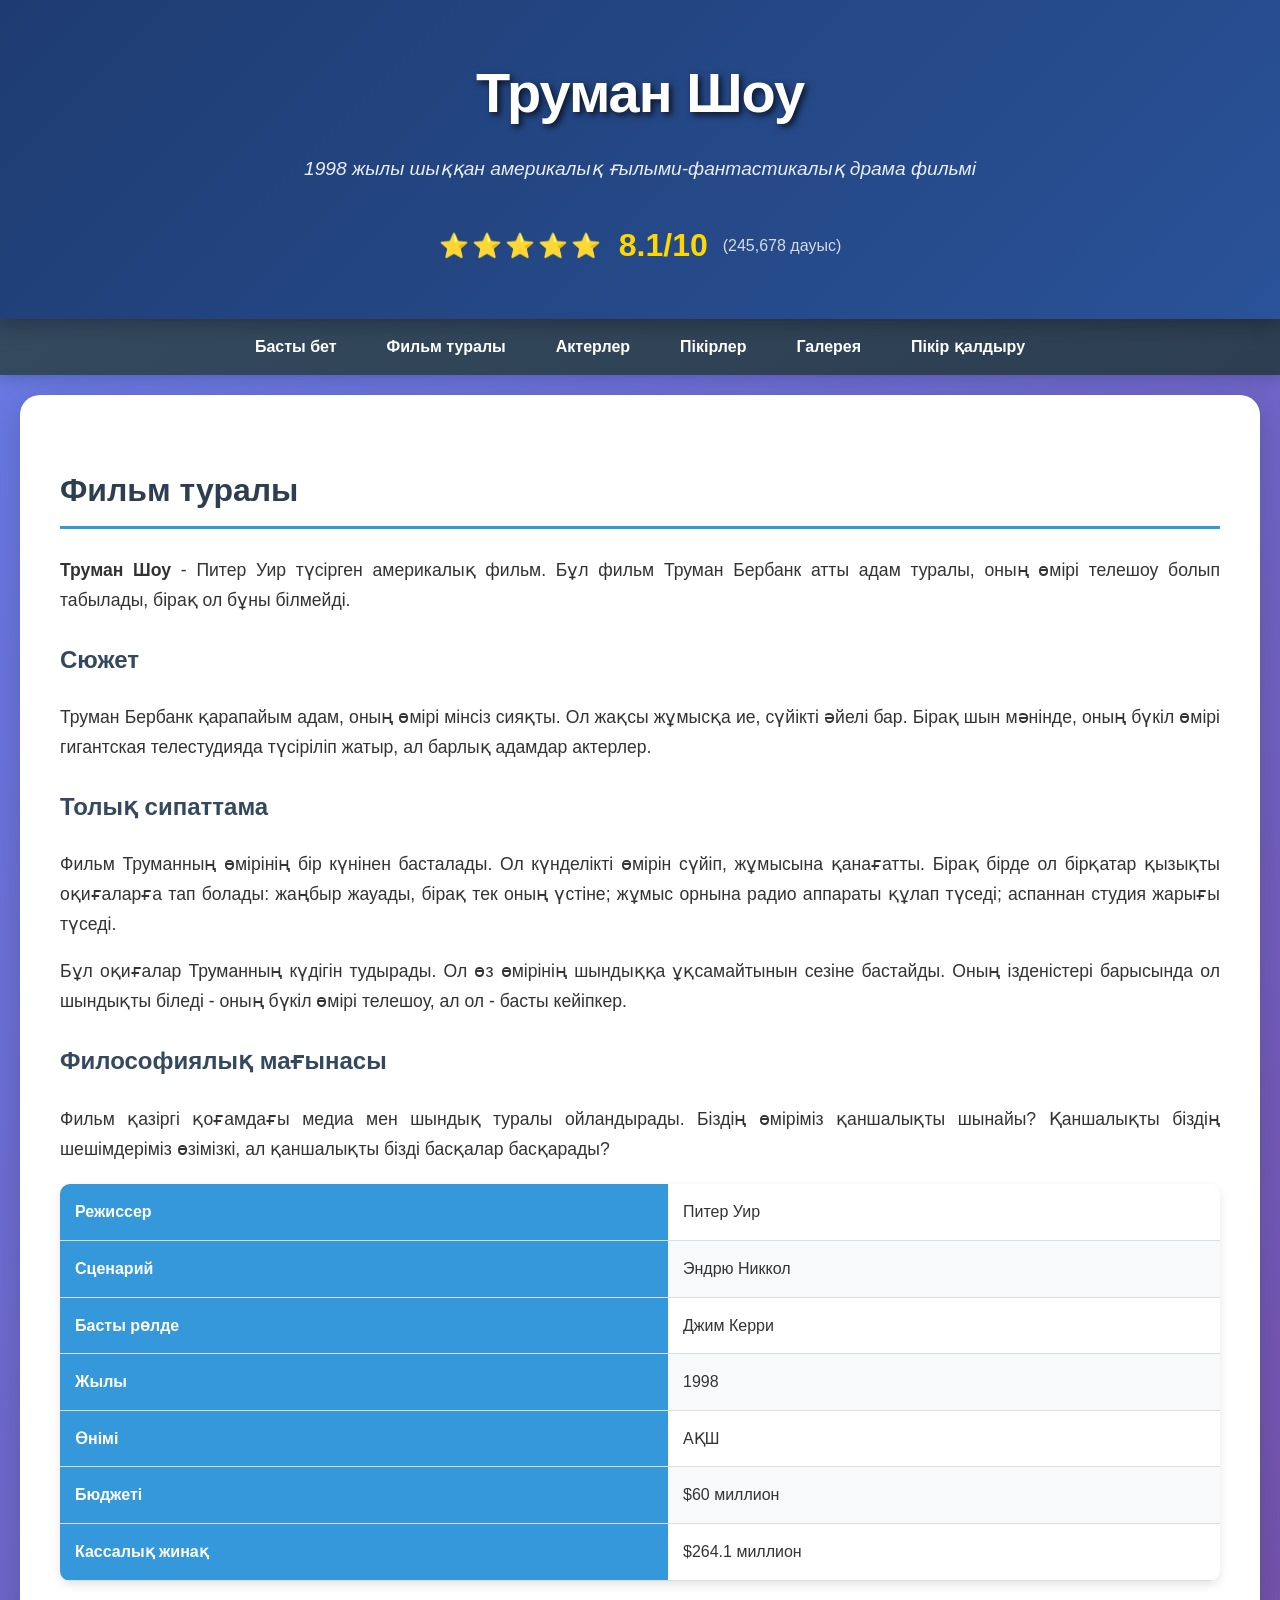
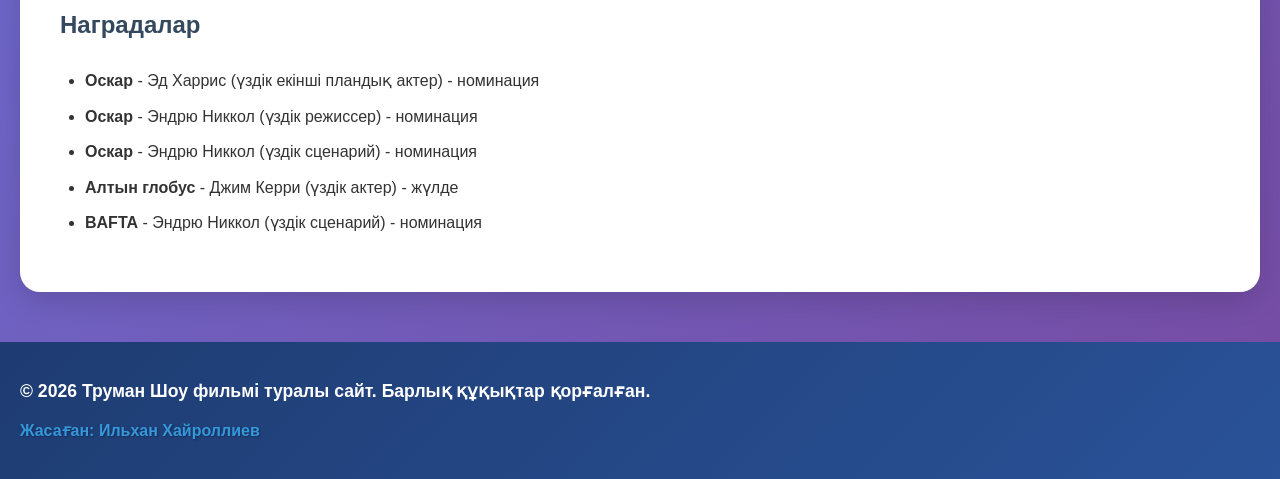
<file: about.html>
<!DOCTYPE html>
<html lang="kk">
<head>
    <meta charset="UTF-8">
    <meta name="viewport" content="width=device-width, initial-scale=1.0">
    <title>Фильм туралы - Труман Шоу</title>
    <link rel="stylesheet" href="style.css">
</head>
<body>
    <header>
        <div class="header-content">
            <h1>Труман Шоу</h1>
            <p class="header-description"><em>1998 жылы шыққан америкалық ғылыми-фантастикалық драма фильмі</em></p>
            <div class="rating">
                <span class="stars">⭐⭐⭐⭐⭐</span>
                <span class="rating-text">8.1/10</span>
                <span class="votes">(245,678 дауыс)</span>
            </div>
        </div>
    </header>

    <nav>
        <ul>
            <li><a href="index.html">Басты бет</a></li>
            <li><a href="about.html">Фильм туралы</a></li>
            <li><a href="actors.html">Актерлер</a></li>
            <li><a href="reviews.html">Пікірлер</a></li>
            <li><a href="gallery.html">Галерея</a></li>
            <li><a href="index.html#feedback">Пікір қалдыру</a></li>
        </ul>
    </nav>

    <main>
        <section id="about">
            <h2>Фильм туралы</h2>
            <p><strong>Труман Шоу</strong> - Питер Уир түсірген америкалық фильм. Бұл фильм Труман Бербанк атты адам туралы, оның өмірі телешоу болып табылады, бірақ ол бұны білмейді.</p>
            
            <h3>Сюжет</h3>
            <p>Труман Бербанк қарапайым адам, оның өмірі мінсіз сияқты. Ол жақсы жұмысқа ие, сүйікті әйелі бар. Бірақ шын мәнінде, оның бүкіл өмірі гигантская телестудияда түсіріліп жатыр, ал барлық адамдар актерлер.</p>
            
            <h3>Толық сипаттама</h3>
            <p>Фильм Труманның өмірінің бір күнінен басталады. Ол күнделікті өмірін сүйіп, жұмысына қанағатты. Бірақ бірде ол бірқатар қызықты оқиғаларға тап болады: жаңбыр жауады, бірақ тек оның үстіне; жұмыс орнына радио аппараты құлап түседі; аспаннан студия жарығы түседі.</p>
            
            <p>Бұл оқиғалар Труманның күдігін тудырады. Ол өз өмірінің шындыққа ұқсамайтынын сезіне бастайды. Оның ізденістері барысында ол шындықты біледі - оның бүкіл өмірі телешоу, ал ол - басты кейіпкер.</p>
            
            <h3>Философиялық мағынасы</h3>
            <p>Фильм қазіргі қоғамдағы медиа мен шындық туралы ойландырады. Біздің өміріміз қаншалықты шынайы? Қаншалықты біздің шешімдеріміз өзімізкі, ал қаншалықты бізді басқалар басқарады?</p>
            
            <table>
                <tr>
                    <th>Режиссер</th>
                    <td>Питер Уир</td>
                </tr>
                <tr>
                    <th>Сценарий</th>
                    <td>Эндрю Никкол</td>
                </tr>
                <tr>
                    <th>Басты рөлде</th>
                    <td>Джим Керри</td>
                </tr>
                <tr>
                    <th>Жылы</th>
                    <td>1998</td>
                </tr>
                <tr>
                    <th>Өнімі</th>
                    <td>АҚШ</td>
                </tr>
                <tr>
                    <th>Бюджеті</th>
                    <td>$60 миллион</td>
                </tr>
                <tr>
                    <th>Кассалық жинақ</td>
                    <td>$264.1 миллион</td>
                </tr>
            </table>
            
            <h3>Наградалар</h3>
            <ul>
                <li><strong>Оскар</strong> - Эд Харрис (үздік екінші пландық актер) - номинация</li>
                <li><strong>Оскар</strong> - Эндрю Никкол (үздік режиссер) - номинация</li>
                <li><strong>Оскар</strong> - Эндрю Никкол (үздік сценарий) - номинация</li>
                <li><strong>Алтын глобус</strong> - Джим Керри (үздік актер) - жүлде</li>
                <li><strong>BAFTA</strong> - Эндрю Никкол (үздік сценарий) - номинация</li>
            </ul>
        </section>
    </main>

    <footer>
        <p>&copy; 2026 Труман Шоу фильмі туралы сайт. Барлық құқықтар қорғалған.</p>
        <p>Жасаған: Ильхан Хайроллиев</p>
    </footer>

    <script src="script.js"></script>
</body>
</html>
</file>
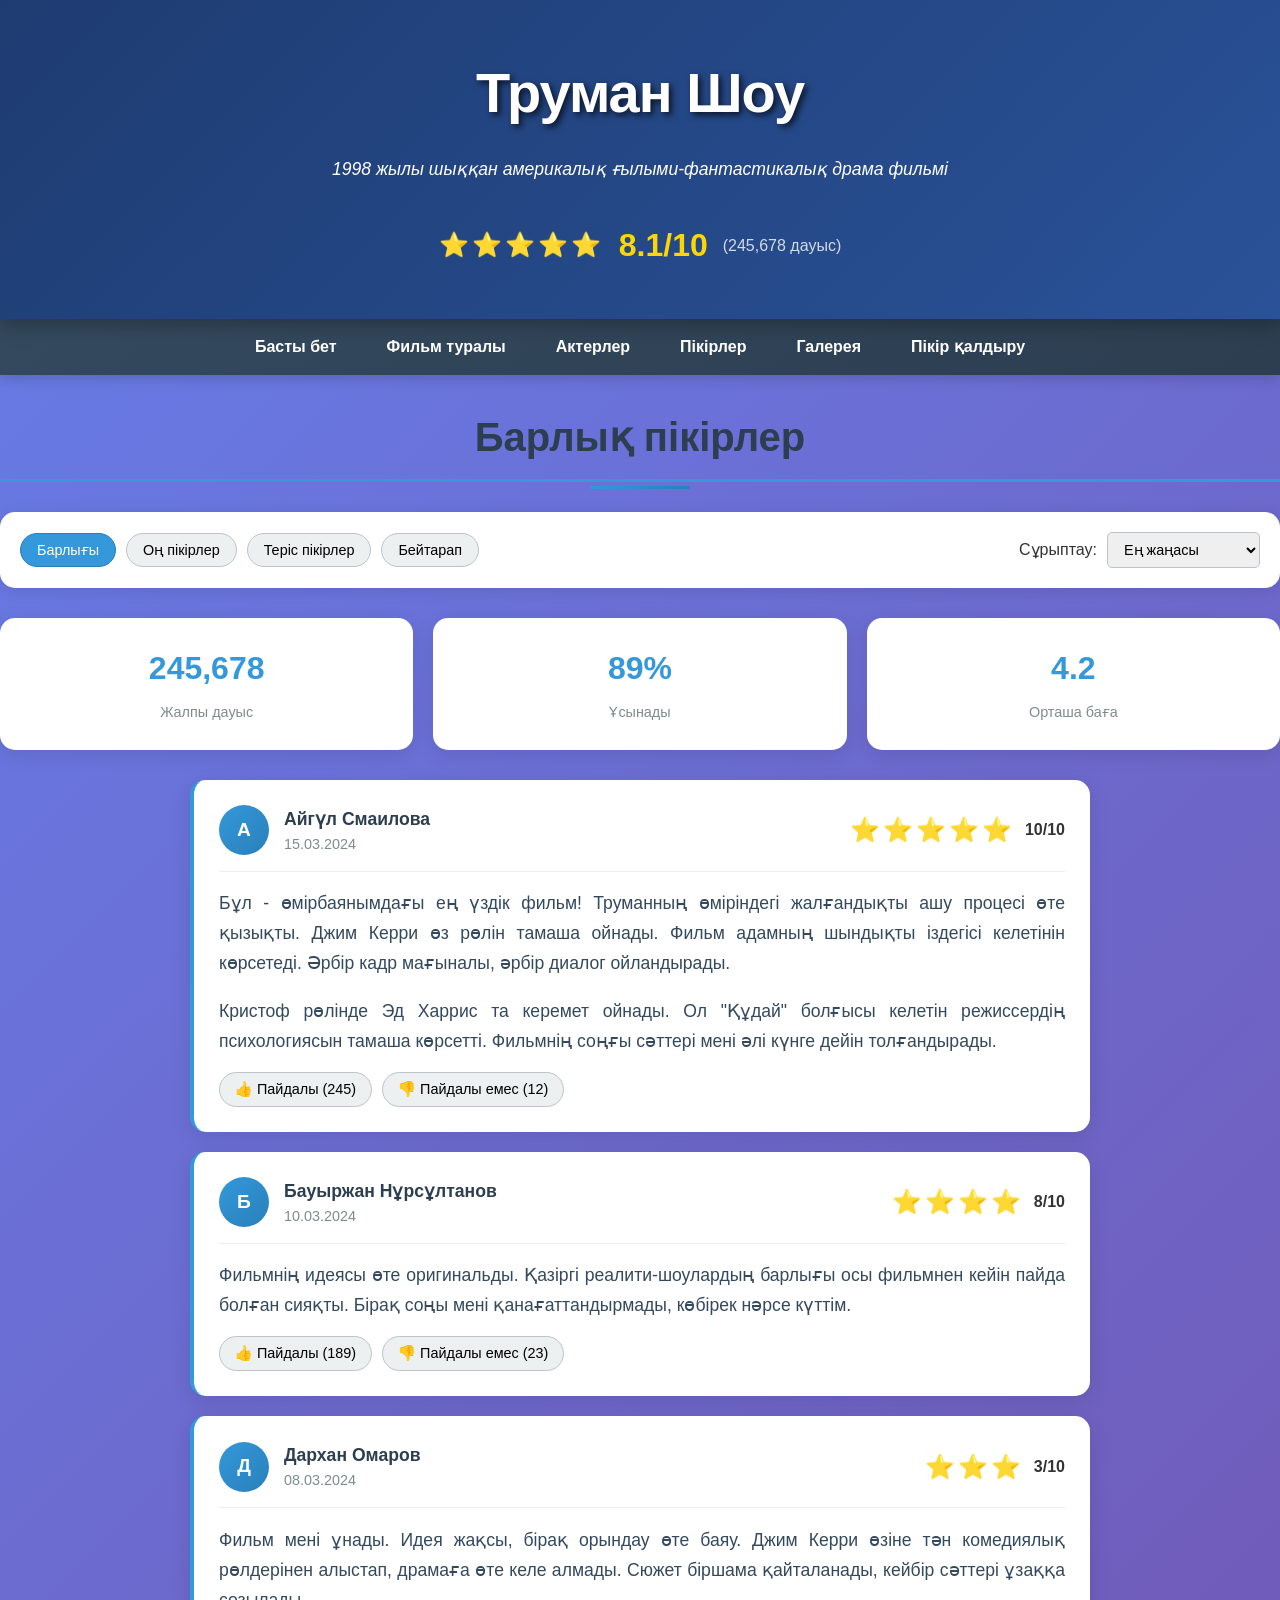
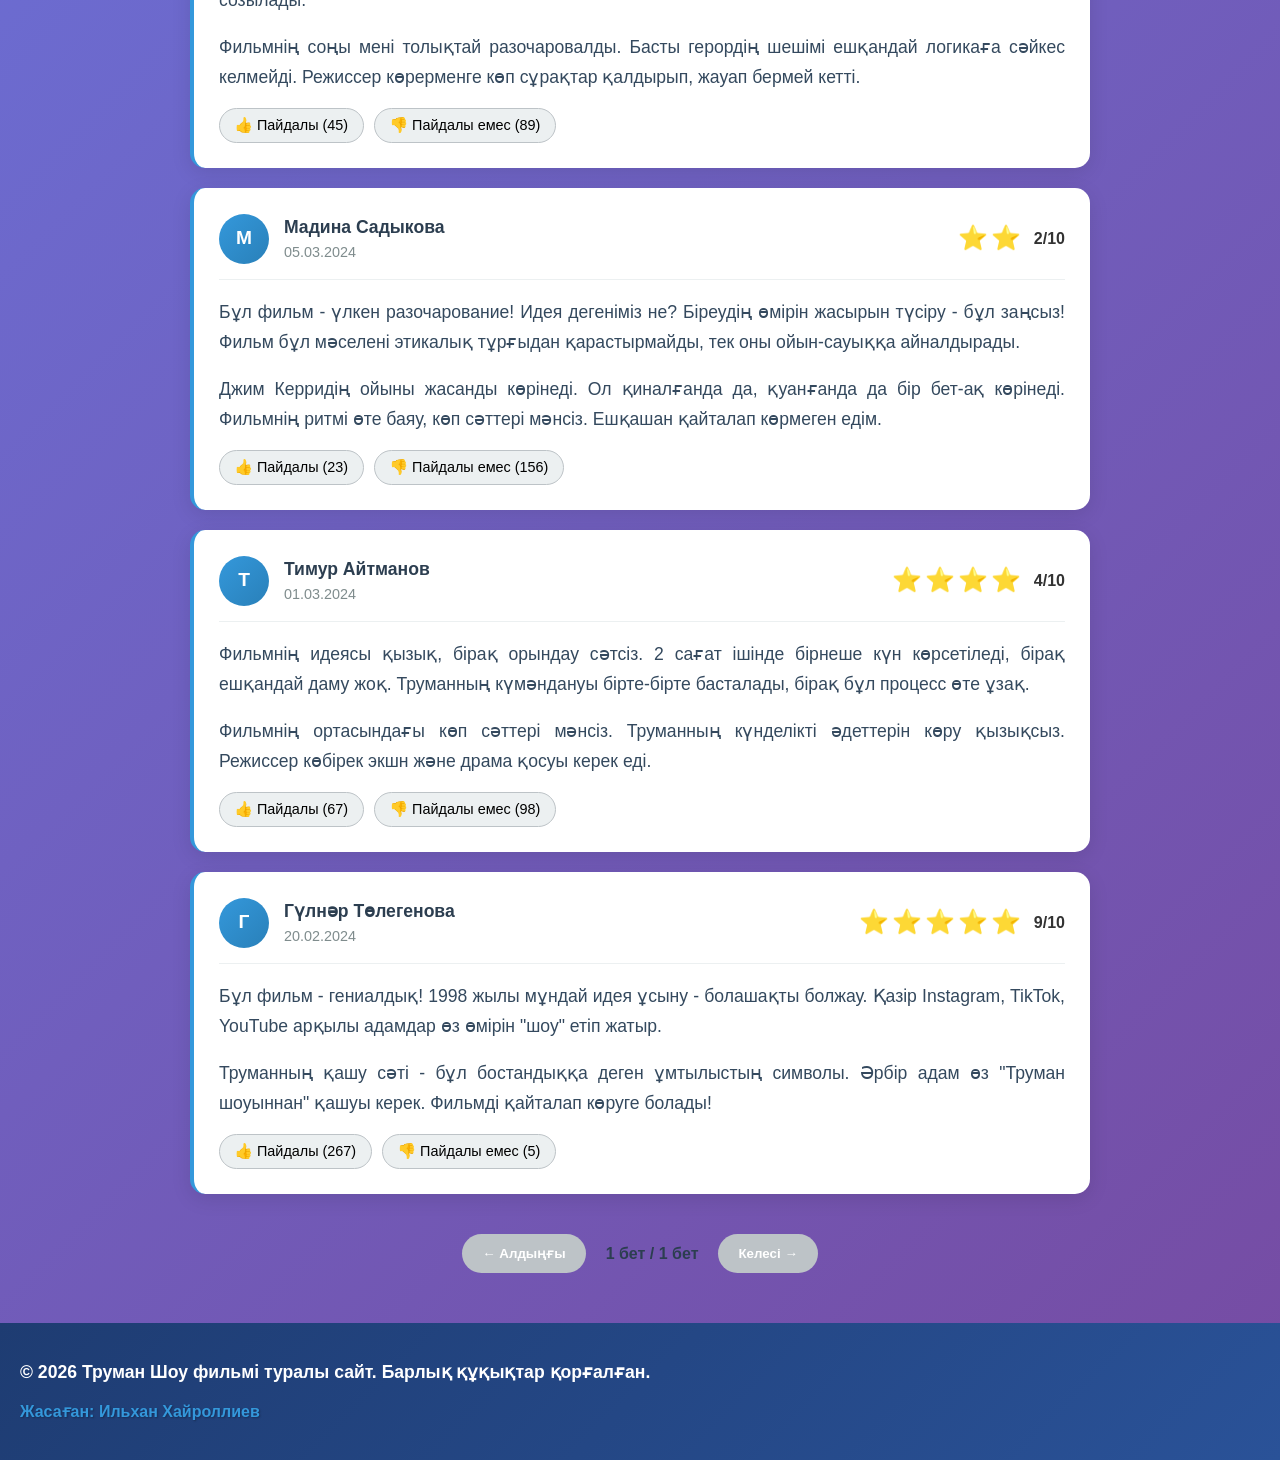
<file: reviews.html>
<!DOCTYPE html>
<html lang="kk">
<head>
    <meta charset="UTF-8">
    <meta name="viewport" content="width=device-width, initial-scale=1.0">
    <title>Пікірлер - Труман Шоу</title>
    <link rel="stylesheet" href="style.css">
</head>
<body>
    <header>
        <div class="header-content">
            <h1>Труман Шоу</h1>
            <p><em>1998 жылы шыққан америкалық ғылыми-фантастикалық драма фильмі</em></p>
            <div class="rating">
                <span class="stars">⭐⭐⭐⭐⭐</span>
                <span class="rating-text">8.1/10</span>
                <span class="votes">(245,678 дауыс)</span>
            </div>
        </div>
    </header>

    <nav>
        <ul>
            <li><a href="index.html">Басты бет</a></li>
            <li><a href="about.html">Фильм туралы</a></li>
            <li><a href="actors.html">Актерлер</a></li>
            <li><a href="reviews.html">Пікірлер</a></li>
            <li><a href="gallery.html">Галерея</a></li>
            <li><a href="index.html#feedback">Пікір қалдыру</a></li>
        </ul>
    </nav>

    <main>
        <section id="reviews-page">
            <h2>Барлық пікірлер</h2>
            
            <div class="filter-section">
                <div class="filter-buttons">
                    <button class="filter-btn active" onclick="filterReviews('all')">Барлығы</button>
                    <button class="filter-btn" onclick="filterReviews('positive')">Оң пікірлер</button>
                    <button class="filter-btn" onclick="filterReviews('negative')">Теріс пікірлер</button>
                    <button class="filter-btn" onclick="filterReviews('neutral')">Бейтарап</button>
                </div>
                <div class="sort-section">
                    <label for="sort">Сұрыптау:</label>
                    <select id="sort" onchange="sortReviews()">
                        <option value="newest">Ең жаңасы</option>
                        <option value="oldest">Ең ескісі</option>
                        <option value="rating-high">Бағасы жоғары</option>
                        <option value="rating-low">Бағасы төмен</option>
                        <option value="helpful">Пайдалысы</option>
                    </select>
                </div>
            </div>

            <div class="reviews-stats">
                <div class="stat-item">
                    <span class="stat-number">245,678</span>
                    <span class="stat-label">Жалпы дауыс</span>
                </div>
                <div class="stat-item">
                    <span class="stat-number">89%</span>
                    <span class="stat-label">Ұсынады</span>
                </div>
                <div class="stat-item">
                    <span class="stat-number">4.2</span>
                    <span class="stat-label">Орташа баға</span>
                </div>
            </div>

            <div class="reviews-container">
                <div class="review" data-rating="10">
                    <div class="review-header">
                        <div class="reviewer-info">
                            <div class="reviewer-avatar">А</div>
                            <div>
                                <div class="reviewer-name">Айгүл Смаилова</div>
                                <div class="review-date">15.03.2024</div>
                            </div>
                        </div>
                        <div class="review-rating">
                            <span class="stars">⭐⭐⭐⭐⭐</span>
                            <span>10/10</span>
                        </div>
                    </div>
                    <div class="review-content">
                        <p>Бұл - өмірбаянымдағы ең үздік фильм! Труманның өміріндегі жалғандықты ашу процесі өте қызықты. Джим Керри өз рөлін тамаша ойнады. Фильм адамның шындықты іздегісі келетінін көрсетеді. Әрбір кадр мағыналы, әрбір диалог ойландырады.</p>
                        <p>Кристоф рөлінде Эд Харрис та керемет ойнады. Ол "Құдай" болғысы келетін режиссердің психологиясын тамаша көрсетті. Фильмнің соңғы сәттері мені әлі күнге дейін толғандырады.</p>
                        <div class="review-helpful">
                            <button class="helpful-btn">👍 Пайдалы (245)</button>
                            <button class="helpful-btn">👎 Пайдалы емес (12)</button>
                        </div>
                    </div>
                </div>

                <div class="review" data-rating="8">
                    <div class="review-header">
                        <div class="reviewer-info">
                            <div class="reviewer-avatar">Б</div>
                            <div>
                                <div class="reviewer-name">Бауыржан Нұрсұлтанов</div>
                                <div class="review-date">10.03.2024</div>
                            </div>
                        </div>
                        <div class="review-rating">
                            <span class="stars">⭐⭐⭐⭐</span>
                            <span>8/10</span>
                        </div>
                    </div>
                    <div class="review-content">
                        <p>Фильмнің идеясы өте оригинальды. Қазіргі реалити-шоулардың барлығы осы фильмнен кейін пайда болған сияқты. Бірақ соңы мені қанағаттандырмады, көбірек нәрсе күттім.</p>
                        <div class="review-helpful">
                            <button class="helpful-btn">👍 Пайдалы (189)</button>
                            <button class="helpful-btn">👎 Пайдалы емес (23)</button>
                        </div>
                    </div>
                </div>

                <div class="review" data-rating="3">
                    <div class="review-header">
                        <div class="reviewer-info">
                            <div class="reviewer-avatar">Д</div>
                            <div>
                                <div class="reviewer-name">Дархан Омаров</div>
                                <div class="review-date">08.03.2024</div>
                            </div>
                        </div>
                        <div class="review-rating">
                            <span class="stars">⭐⭐⭐</span>
                            <span>3/10</span>
                        </div>
                    </div>
                    <div class="review-content">
                        <p>Фильм мені ұнады. Идея жақсы, бірақ орындау өте баяу. Джим Керри өзіне тән комедиялық рөлдерінен алыстап, драмаға өте келе алмады. Сюжет біршама қайталанады, кейбір сәттері ұзаққа созылады.</p>
                        <p>Фильмнің соңы мені толықтай разочаровалды. Басты герордің шешімі ешқандай логикаға сәйкес келмейді. Режиссер көрерменге көп сұрақтар қалдырып, жауап бермей кетті.</p>
                        <div class="review-helpful">
                            <button class="helpful-btn">👍 Пайдалы (45)</button>
                            <button class="helpful-btn">👎 Пайдалы емес (89)</button>
                        </div>
                    </div>
                </div>

                <div class="review" data-rating="2">
                    <div class="review-header">
                        <div class="reviewer-info">
                            <div class="reviewer-avatar">М</div>
                            <div>
                                <div class="reviewer-name">Мадина Садыкова</div>
                                <div class="review-date">05.03.2024</div>
                            </div>
                        </div>
                        <div class="review-rating">
                            <span class="stars">⭐⭐</span>
                            <span>2/10</span>
                        </div>
                    </div>
                    <div class="review-content">
                        <p>Бұл фильм - үлкен разочарование! Идея дегеніміз не? Біреудің өмірін жасырын түсіру - бұл заңсыз! Фильм бұл мәселені этикалық тұрғыдан қарастырмайды, тек оны ойын-сауыққа айналдырады.</p>
                        <p>Джим Керридің ойыны жасанды көрінеді. Ол қиналғанда да, қуанғанда да бір бет-ақ көрінеді. Фильмнің ритмі өте баяу, көп сәттері мәнсіз. Ешқашан қайталап көрмеген едім.</p>
                        <div class="review-helpful">
                            <button class="helpful-btn">👍 Пайдалы (23)</button>
                            <button class="helpful-btn">👎 Пайдалы емес (156)</button>
                        </div>
                    </div>
                </div>

                <div class="review" data-rating="4">
                    <div class="review-header">
                        <div class="reviewer-info">
                            <div class="reviewer-avatar">Т</div>
                            <div>
                                <div class="reviewer-name">Тимур Айтманов</div>
                                <div class="review-date">01.03.2024</div>
                            </div>
                        </div>
                        <div class="review-rating">
                            <span class="stars">⭐⭐⭐⭐</span>
                            <span>4/10</span>
                        </div>
                    </div>
                    <div class="review-content">
                        <p>Фильмнің идеясы қызық, бірақ орындау сәтсіз. 2 сағат ішінде бірнеше күн көрсетіледі, бірақ ешқандай даму жоқ. Труманның күмәндануы бірте-бірте басталады, бірақ бұл процесс өте ұзақ.</p>
                        <p>Фильмнің ортасындағы көп сәттері мәнсіз. Труманның күнделікті әдеттерін көру қызықсыз. Режиссер көбірек экшн және драма қосуы керек еді.</p>
                        <div class="review-helpful">
                            <button class="helpful-btn">👍 Пайдалы (67)</button>
                            <button class="helpful-btn">👎 Пайдалы емес (98)</button>
                        </div>
                    </div>
                </div>

                <div class="review" data-rating="9">
                    <div class="review-header">
                        <div class="reviewer-info">
                            <div class="reviewer-avatar">Г</div>
                            <div>
                                <div class="reviewer-name">Гүлнәр Төлегенова</div>
                                <div class="review-date">20.02.2024</div>
                            </div>
                        </div>
                        <div class="review-rating">
                            <span class="stars">⭐⭐⭐⭐⭐</span>
                            <span>9/10</span>
                        </div>
                    </div>
                    <div class="review-content">
                        <p>Бұл фильм - гениалдық! 1998 жылы мұндай идея ұсыну - болашақты болжау. Қазір Instagram, TikTok, YouTube арқылы адамдар өз өмірін "шоу" етіп жатыр.</p>
                        <p>Труманның қашу сәті - бұл бостандыққа деген ұмтылыстың символы. Әрбір адам өз "Труман шоуыннан" қашуы керек. Фильмді қайталап көруге болады!</p>
                        <div class="review-helpful">
                            <button class="helpful-btn">👍 Пайдалы (267)</button>
                            <button class="helpful-btn">👎 Пайдалы емес (5)</button>
                        </div>
                    </div>
                </div>
            </div>

            <div class="pagination">
                <button class="page-btn" onclick="changePage('prev')" disabled>← Алдыңғы</button>
                <span class="page-info">1 бет / 1 бет</span>
                <button class="page-btn" onclick="changePage('next')" disabled>Келесі →</button>
            </div>
        </section>
    </main>

    <footer>
        <p>&copy; 2026 Труман Шоу фильмі туралы сайт. Барлық құқықтар қорғалған.</p>
        <p>Жасаған: Ильхан Хайроллиев</p>
    </footer>

    <script src="script.js"></script>
</body>
</html>
</file>
<file: style.css>
/* Элемент селекторлары */
body {
    font-family: 'Segoe UI', Tahoma, Geneva, Verdana, sans-serif;
    line-height: 1.6;
    margin: 0;
    padding: 0;
    background: linear-gradient(135deg, #667eea 0%, #764ba2 100%);
    color: #333;
}

header {
    background: linear-gradient(135deg, #1e3c72 0%, #2a5298 100%);
    color: white;
    text-align: center;
    padding: 3rem 0;
    box-shadow: 0 4px 20px rgba(0,0,0,0.3);
    position: relative;
    overflow: hidden;
}

header::before {
    content: '';
    position: absolute;
    top: 0;
    left: 0;
    right: 0;
    bottom: 0;
    background: url('https://images.unsplash.com/photo-1489599849927-2ee91cede3ba?w=1200&h=400&fit=crop') center/cover;
    opacity: 0.2;
    z-index: 0;
}

.header-content {
    position: relative;
    z-index: 1;
    max-width: 1200px;
    margin: 0 auto;
    padding: 0 20px;
    text-align: center;
    width: 100%;
    display: flex;
    flex-direction: column;
    align-items: center;
}

.header-description {
    text-align: center;
    font-size: 1.2rem;
    margin: 15px 0;
    color: rgba(255, 255, 255, 0.9);
    width: 100%;
    display: block;
}

h1 {
    margin: 0;
    font-size: 3.5rem;
    text-shadow: 3px 3px 6px rgba(0,0,0,0.7);
    font-weight: 700;
    letter-spacing: -1px;
}

.rating {
    margin-top: 20px;
    display: flex;
    align-items: center;
    justify-content: center;
    gap: 15px;
    flex-wrap: wrap;
}

.stars {
    font-size: 1.5rem;
    letter-spacing: 3px;
}

.rating-text {
    font-size: 2rem;
    font-weight: bold;
    color: #ffd700;
}

.votes {
    font-size: 1rem;
    opacity: 0.8;
}

h2 {
    color: #2c3e50;
    border-bottom: 3px solid #3498db;
    padding-bottom: 10px;
    margin-top: 30px;
    font-size: 2rem;
}

h3 {
    color: #34495e;
    margin-top: 25px;
    font-size: 1.5rem;
}

p {
    margin-bottom: 15px;
    text-align: justify;
    font-size: 1.1rem;
    line-height: 1.7;
}

/* Класс селекторлары */
.gallery-container {
    display: grid;
    grid-template-columns: repeat(auto-fit, minmax(300px, 1fr));
    gap: 20px;
    margin: 30px 0;
}

.gallery-container img {
    width: 100%;
    height: 250px;
    object-fit: cover;
    border: 3px solid #3498db;
    border-radius: 15px;
    box-shadow: 0 8px 25px rgba(0,0,0,0.3);
    transition: all 0.3s ease;
    cursor: pointer;
}

.gallery-container img:hover {
    transform: scale(1.05);
    box-shadow: 0 15px 35px rgba(0,0,0,0.5);
    border-color: #2980b9;
}

.reviews-container {
    max-width: 900px;
    margin: 0 auto;
}

.review {
    background: white;
    border-radius: 15px;
    padding: 25px;
    margin-bottom: 20px;
    box-shadow: 0 5px 20px rgba(0,0,0,0.1);
    border-left: 4px solid #3498db;
    transition: transform 0.2s ease, box-shadow 0.2s ease;
}

.review:hover {
    transform: translateY(-2px);
    box-shadow: 0 8px 30px rgba(0,0,0,0.15);
}

.review-header {
    display: flex;
    justify-content: space-between;
    align-items: center;
    margin-bottom: 15px;
    padding-bottom: 15px;
    border-bottom: 1px solid #ecf0f1;
}

.reviewer-info {
    display: flex;
    align-items: center;
    gap: 15px;
}

.reviewer-avatar {
    width: 50px;
    height: 50px;
    border-radius: 50%;
    background: linear-gradient(135deg, #3498db, #2980b9);
    color: white;
    display: flex;
    align-items: center;
    justify-content: center;
    font-weight: bold;
    font-size: 1.2rem;
}

.reviewer-name {
    font-weight: bold;
    color: #2c3e50;
    font-size: 1.1rem;
}

.review-date {
    color: #7f8c8d;
    font-size: 0.9rem;
}

.review-rating {
    display: flex;
    align-items: center;
    gap: 10px;
    font-weight: bold;
}

.review-content {
    line-height: 1.6;
    color: #34495e;
}

.review-helpful {
    margin-top: 15px;
    display: flex;
    gap: 10px;
}

.helpful-btn {
    background: #ecf0f1;
    border: 1px solid #bdc3c7;
    padding: 8px 15px;
    border-radius: 20px;
    cursor: pointer;
    font-size: 0.9rem;
    transition: all 0.2s ease;
}

.helpful-btn:hover {
    background: #3498db;
    color: white;
    border-color: #2980b9;
}

.all-reviews-link {
    text-align: center;
    margin-top: 30px;
}

.all-reviews-link a {
    color: #3498db;
    text-decoration: none;
    font-weight: bold;
    font-size: 1.1rem;
    padding: 12px 25px;
    border: 2px solid #3498db;
    border-radius: 25px;
    transition: all 0.3s ease;
    display: inline-block;
}

.all-reviews-link a:hover {
    background: #3498db;
    color: white;
    transform: translateY(-2px);
}

/* ID селекторлары */
#about {
    background: white;
    padding: 40px;
    margin: 20px;
    border-radius: 20px;
    box-shadow: 0 8px 30px rgba(0,0,0,0.15);
    position: relative;
    overflow: hidden;
}

#about::before {
    content: '';
    position: absolute;
    top: -50%;
    right: -10%;
    width: 300px;
    height: 300px;
    background: linear-gradient(135deg, rgba(52, 152, 219, 0.1), rgba(41, 128, 185, 0.1));
    border-radius: 50%;
    z-index: 0;
}

#actors {
    background: white;
    padding: 40px;
    margin: 20px;
    border-radius: 20px;
    box-shadow: 0 8px 30px rgba(0,0,0,0.15);
    position: relative;
    overflow: hidden;
}

#actors::before {
    content: '';
    position: absolute;
    top: -30%;
    left: -10%;
    width: 250px;
    height: 250px;
    background: linear-gradient(135deg, rgba(155, 89, 182, 0.1), rgba(142, 68, 173, 0.1));
    border-radius: 50%;
    z-index: 0;
}

#facts {
    background: white;
    padding: 40px;
    margin: 20px;
    border-radius: 20px;
    box-shadow: 0 8px 30px rgba(0,0,0,0.15);
    position: relative;
    overflow: hidden;
}

#facts::before {
    content: '';
    position: absolute;
    bottom: -30%;
    right: -10%;
    width: 280px;
    height: 280px;
    background: linear-gradient(135deg, rgba(46, 204, 113, 0.1), rgba(39, 174, 96, 0.1));
    border-radius: 50%;
    z-index: 0;
}

#gallery {
    background: white;
    padding: 40px;
    margin: 20px;
    border-radius: 20px;
    box-shadow: 0 8px 30px rgba(0,0,0,0.15);
    position: relative;
    overflow: hidden;
}

#gallery::before {
    content: '';
    position: absolute;
    bottom: -40%;
    left: -10%;
    width: 320px;
    height: 320px;
    background: linear-gradient(135deg, rgba(241, 196, 15, 0.1), rgba(243, 156, 18, 0.1));
    border-radius: 50%;
    z-index: 0;
}

#reviews {
    background: white;
    padding: 40px;
    margin: 20px;
    border-radius: 20px;
    box-shadow: 0 8px 30px rgba(0,0,0,0.15);
    position: relative;
    overflow: hidden;
}

#reviews::before {
    content: '';
    position: absolute;
    top: -40%;
    left: -10%;
    width: 300px;
    height: 300px;
    background: linear-gradient(135deg, rgba(231, 76, 60, 0.1), rgba(192, 57, 43, 0.1));
    border-radius: 50%;
    z-index: 0;
}

#feedback {
    background: white;
    padding: 40px;
    margin: 20px;
    border-radius: 20px;
    box-shadow: 0 8px 30px rgba(0,0,0,0.15);
    position: relative;
    overflow: hidden;
}

#feedback::before {
    content: '';
    position: absolute;
    bottom: -30%;
    right: -10%;
    width: 260px;
    height: 260px;
    background: linear-gradient(135deg, rgba(52, 73, 94, 0.1), rgba(44, 62, 80, 0.1));
    border-radius: 50%;
    z-index: 0;
}

/* Барлық секциялардағы контентті алдына жылжыту */
#about > *,
#actors > *,
#facts > *,
#gallery > *,
#reviews > *,
#feedback > * {
    position: relative;
    z-index: 1;
}

#feedbackForm {
    display: flex;
    flex-direction: column;
    gap: 15px;
}

#feedbackForm div {
    display: flex;
    flex-direction: column;
}

#feedbackForm label {
    font-weight: bold;
    margin-bottom: 5px;
    color: #2c3e50;
}

#feedbackForm input,
#feedbackForm select,
#feedbackForm textarea {
    padding: 10px;
    border: 2px solid #bdc3c7;
    border-radius: 5px;
    font-size: 16px;
    transition: border-color 0.3s ease;
}

#feedbackForm input:focus,
#feedbackForm select:focus,
#feedbackForm textarea:focus {
    outline: none;
    border-color: #3498db;
    box-shadow: 0 0 5px rgba(52, 152, 219, 0.5);
}

#feedbackForm button {
    background: #3498db;
    color: white;
    padding: 12px 20px;
    border: none;
    border-radius: 5px;
    cursor: pointer;
    font-size: 16px;
    margin: 5px;
    transition: background-color 0.3s ease;
}

#feedbackForm button:hover {
    background: #2980b9;
}

#feedbackForm button[type="reset"] {
    background: #e74c3c;
}

#feedbackForm button[type="reset"]:hover {
    background: #c0392b;
}

#result {
    margin-top: 20px;
    padding: 15px;
    border-radius: 5px;
    font-weight: bold;
}

/* Навигация стилі */
nav {
    background: linear-gradient(135deg, #34495e 0%, #2c3e50 100%);
    padding: 0;
    box-shadow: 0 2px 15px rgba(0,0,0,0.2);
}

nav ul {
    list-style: none;
    display: flex;
    justify-content: center;
    margin: 0;
    padding: 0;
    flex-wrap: wrap;
}

nav ul li {
    margin: 0;
}

nav ul li a {
    color: white;
    text-decoration: none;
    padding: 15px 25px;
    display: block;
    transition: all 0.3s ease;
    font-weight: 600;
    font-size: 1rem;
    position: relative;
    border-radius: 0;
}

nav ul li a::before {
    content: '';
    position: absolute;
    bottom: 0;
    left: 50%;
    width: 0;
    height: 3px;
    background: linear-gradient(90deg, #3498db, #2980b9);
    transition: all 0.3s ease;
    transform: translateX(-50%);
}

nav ul li a:hover::before {
    width: 80%;
}

nav ul li a:hover {
    background: rgba(52, 152, 219, 0.2);
    color: #3498db;
    transform: translateY(-2px);
}

nav ul li a.active {
    background: rgba(52, 152, 219, 0.3);
    color: #3498db;
}

nav ul li a.active::before {
    width: 80%;
}

/* Кесте стилі */
table {
    width: 100%;
    border-collapse: collapse;
    margin: 20px 0;
    background: white;
    border-radius: 10px;
    overflow: hidden;
    box-shadow: 0 4px 10px rgba(0,0,0,0.1);
}

th, td {
    padding: 15px;
    text-align: left;
    border-bottom: 1px solid #ddd;
}

th {
    background: #3498db;
    color: white;
    font-weight: bold;
}

tr:nth-child(even) {
    background: #f8f9fa;
}

tr:hover {
    background: #e8f4f8;
}

/* Тізімдер стилі */
ul, ol {
    padding-left: 25px;
}

li {
    margin-bottom: 10px;
    line-height: 1.6;
}

/* Видео плейсхолдер */
.video-container {
    margin: 30px 0;
}

.video-placeholder {
    background: linear-gradient(135deg, #2c3e50, #34495e);
    border-radius: 15px;
    padding: 60px 40px;
    text-align: center;
    color: white;
    cursor: pointer;
    transition: all 0.3s ease;
    box-shadow: 0 8px 25px rgba(0,0,0,0.3);
    position: relative;
    overflow: hidden;
}

.video-placeholder::before {
    content: '';
    position: absolute;
    top: 0;
    left: 0;
    right: 0;
    bottom: 0;
    background: url('https://images.unsplash.com/photo-1489599849927-2ee91cede3ba?w=800&h=400&fit=crop') center/cover;
    opacity: 0.3;
    z-index: 0;
}

.video-placeholder:hover {
    transform: scale(1.02);
    box-shadow: 0 12px 35px rgba(0,0,0,0.4);
}

.play-icon {
    font-size: 4rem;
    margin-bottom: 20px;
    background: rgba(52, 152, 219, 0.9);
    width: 80px;
    height: 80px;
    border-radius: 50%;
    display: flex;
    align-items: center;
    justify-content: center;
    margin: 0 auto 20px auto;
    transition: all 0.3s ease;
    position: relative;
    z-index: 1;
}

.video-placeholder:hover .play-icon {
    background: #3498db;
    transform: scale(1.1);
}

.video-placeholder h4 {
    margin: 0 0 10px 0;
    font-size: 1.5rem;
    position: relative;
    z-index: 1;
}

.video-placeholder p {
    margin: 0;
    font-size: 1.1rem;
    opacity: 0.9;
    position: relative;
    z-index: 1;
}

/* Footer стилі */
footer {
    background: linear-gradient(135deg, #1e3c72 0%, #2a5298 100%);
    color: white;
    text-align: center;
    padding: 30px 20px;
    margin-top: 50px;
    position: relative;
    overflow: hidden;
}

footer::before {
    content: '';
    position: absolute;
    top: 0;
    left: 0;
    right: 0;
    bottom: 0;
    background: url('https://images.unsplash.com/photo-1489599849927-2ee91cede3ba?w=1200&h=300&fit=crop') center/cover;
    opacity: 0.1;
    z-index: 0;
}

footer p {
    position: relative;
    z-index: 1;
    margin: 5px 0;
    font-size: 1rem;
}

footer p:first-child {
    font-weight: 600;
    font-size: 1.1rem;
    margin-bottom: 10px;
}

footer p:last-child {
    color: #3498db;
    font-weight: bold;
    text-shadow: 1px 1px 2px rgba(0,0,0,0.3);
}

/* Галерея стилері */
.gallery-grid {
    display: grid;
    grid-template-columns: repeat(auto-fit, minmax(300px, 1fr));
    gap: 25px;
    margin: 30px 0;
}

.gallery-item {
    background: white;
    border-radius: 15px;
    overflow: hidden;
    box-shadow: 0 8px 25px rgba(0,0,0,0.15);
    transition: all 0.3s ease;
    cursor: pointer;
}

.gallery-item:hover {
    transform: translateY(-5px);
    box-shadow: 0 15px 40px rgba(0,0,0,0.25);
}

.gallery-item img,
.actor-image img {
    width: 100%;
    height: 400px;
    object-fit: cover;
    border-radius: 8px;
    transition: transform 0.3s ease, box-shadow 0.3s ease;
}

.gallery-item:hover img {
    transform: scale(1.05);
}

.gallery-item-info {
    padding: 20px;
}

.gallery-item-info h4 {
    margin: 0 0 8px 0;
    color: #2c3e50;
    font-size: 1.2rem;
}

.gallery-item-info p {
    margin: 0;
    color: #7f8c8d;
    font-size: 0.95rem;
}

.gallery-tabs {
    display: flex;
    justify-content: center;
    gap: 10px;
    margin: 30px 0;
    flex-wrap: wrap;
}

.tab-btn {
    background: white;
    border: 2px solid #3498db;
    color: #3498db;
    padding: 12px 25px;
    border-radius: 25px;
    cursor: pointer;
    font-weight: bold;
    transition: all 0.3s ease;
    font-size: 1rem;
}

.tab-btn:hover,
.tab-btn.active {
    background: #3498db;
    color: white;
    transform: translateY(-2px);
}

.gallery-tab-content {
    display: none;
}

.gallery-tab-content.active {
    display: block;
    animation: fadeIn 0.5s ease;
}

@keyframes fadeIn {
    from { opacity: 0; transform: translateY(20px); }
    to { opacity: 1; transform: translateY(0); }
}

.video-section {
    margin-top: 50px;
    background: white;
    padding: 30px;
    border-radius: 15px;
    box-shadow: 0 5px 20px rgba(0,0,0,0.1);
}

.video-grid {
    display: grid;
    grid-template-columns: repeat(auto-fit, minmax(250px, 1fr));
    gap: 20px;
    margin-top: 20px;
}

.video-item {
    text-align: center;
    cursor: pointer;
    transition: transform 0.3s ease;
}

.video-item:hover {
    transform: scale(1.05);
}

.video-thumbnail {
    position: relative;
    border-radius: 10px;
    overflow: hidden;
    margin-bottom: 10px;
}

.video-thumbnail img {
    width: 100%;
    height: 140px;
    object-fit: cover;
}

.play-button {
    position: absolute;
    top: 50%;
    left: 50%;
    transform: translate(-50%, -50%);
    background: rgba(0,0,0,0.7);
    color: white;
    width: 50px;
    height: 50px;
    border-radius: 50%;
    display: flex;
    align-items: center;
    justify-content: center;
    font-size: 1.2rem;
    transition: background 0.3s ease;
}

.video-item:hover .play-button {
    background: #3498db;
}

.video-item h4 {
    margin: 8px 0 4px 0;
    color: #2c3e50;
    font-size: 1rem;
}

.video-item p {
    margin: 0;
    color: #7f8c8d;
    font-size: 0.9rem;
}

/* Фильтр және сұрыптау */
.filter-section {
    background: white;
    padding: 20px;
    border-radius: 15px;
    margin: 20px 0;
    display: flex;
    justify-content: space-between;
    align-items: center;
    flex-wrap: wrap;
    gap: 20px;
    box-shadow: 0 3px 15px rgba(0,0,0,0.1);
}

.filter-buttons {
    display: flex;
    gap: 10px;
    flex-wrap: wrap;
}

.filter-btn {
    background: #ecf0f1;
    border: 1px solid #bdc3c7;
    padding: 8px 16px;
    border-radius: 20px;
    cursor: pointer;
    transition: all 0.2s ease;
    font-size: 0.9rem;
}

.filter-btn:hover,
.filter-btn.active {
    background: #3498db;
    color: white;
    border-color: #2980b9;
}

.sort-section {
    display: flex;
    align-items: center;
    gap: 10px;
}

.sort-section select {
    padding: 8px 12px;
    border: 1px solid #bdc3c7;
    border-radius: 5px;
    font-size: 0.9rem;
}

.reviews-stats {
    display: grid;
    grid-template-columns: repeat(auto-fit, minmax(150px, 1fr));
    gap: 20px;
    margin: 30px 0;
}

.stat-item {
    background: white;
    padding: 25px;
    border-radius: 15px;
    text-align: center;
    box-shadow: 0 5px 20px rgba(0,0,0,0.1);
    transition: transform 0.2s ease;
}

.stat-item:hover {
    transform: translateY(-3px);
}

.stat-number {
    display: block;
    font-size: 2rem;
    font-weight: bold;
    color: #3498db;
    margin-bottom: 5px;
}

.stat-label {
    color: #7f8c8d;
    font-size: 0.9rem;
}

.pagination {
    display: flex;
    justify-content: center;
    align-items: center;
    gap: 20px;
    margin: 40px 0;
}

.page-btn {
    background: #3498db;
    color: white;
    border: none;
    padding: 12px 20px;
    border-radius: 25px;
    cursor: pointer;
    font-weight: bold;
    transition: all 0.3s ease;
}

.page-btn:hover {
    background: #2980b9;
    transform: translateY(-2px);
}

.page-btn:disabled {
    background: #bdc3c7;
    cursor: not-allowed;
    transform: none;
}

.page-info {
    font-weight: bold;
    color: #2c3e50;
}

/* Заголовки секций по центру */
#reviews h2,
#gallery h2 {
    text-align: center;
    margin-bottom: 30px;
    font-size: 2.5rem;
    color: #2c3e50;
    position: relative;
}

#reviews h2::after,
#gallery h2::after {
    content: '';
    position: absolute;
    bottom: -10px;
    left: 50%;
    transform: translateX(-50%);
    width: 100px;
    height: 3px;
    background: linear-gradient(90deg, #3498db, #2980b9);
    border-radius: 2px;
}

/* Заголовки секций по центру для отдельных страниц */
#reviews-page h2,
#gallery-page h2 {
    text-align: center;
    margin-bottom: 30px;
    font-size: 2.5rem;
    color: #2c3e50;
    position: relative;
}

#reviews-page h2::after,
#gallery-page h2::after {
    content: '';
    position: absolute;
    bottom: -10px;
    left: 50%;
    transform: translateX(-50%);
    width: 100px;
    height: 3px;
    background: linear-gradient(90deg, #3498db, #2980b9);
    border-radius: 2px;
}

/* Актерлер карткалары */
.actors-grid {
    display: grid;
    grid-template-columns: repeat(auto-fit, minmax(350px, 1fr));
    gap: 30px;
    margin: 30px 0;
}

.actor-card {
    background: white;
    border-radius: 15px;
    overflow: hidden;
    box-shadow: 0 8px 25px rgba(0,0,0,0.15);
    transition: all 0.3s ease;
    display: flex;
    flex-direction: column;
}

.actor-card:hover {
    transform: translateY(-5px);
    box-shadow: 0 15px 40px rgba(0,0,0,0.25);
}

.actor-image {
    width: 100%;
    height: 200px;
    overflow: hidden;
}

.actor-image img {
    width: 100%;
    height: 100%;
    object-fit: cover;
    transition: transform 0.3s ease;
}

.actor-card:hover .actor-image img {
    transform: scale(1.05);
}

.actor-info {
    padding: 25px;
    flex: 1;
    display: flex;
    flex-direction: column;
}

.actor-info h3 {
    margin: 0 0 8px 0;
    color: #2c3e50;
    font-size: 1.4rem;
}

.role {
    color: #3498db;
    font-weight: bold;
    font-size: 1.1rem;
    margin: 0 0 15px 0;
}

.description {
    color: #34495e;
    line-height: 1.6;
    flex: 1;
    margin: 0;
}
</file>
